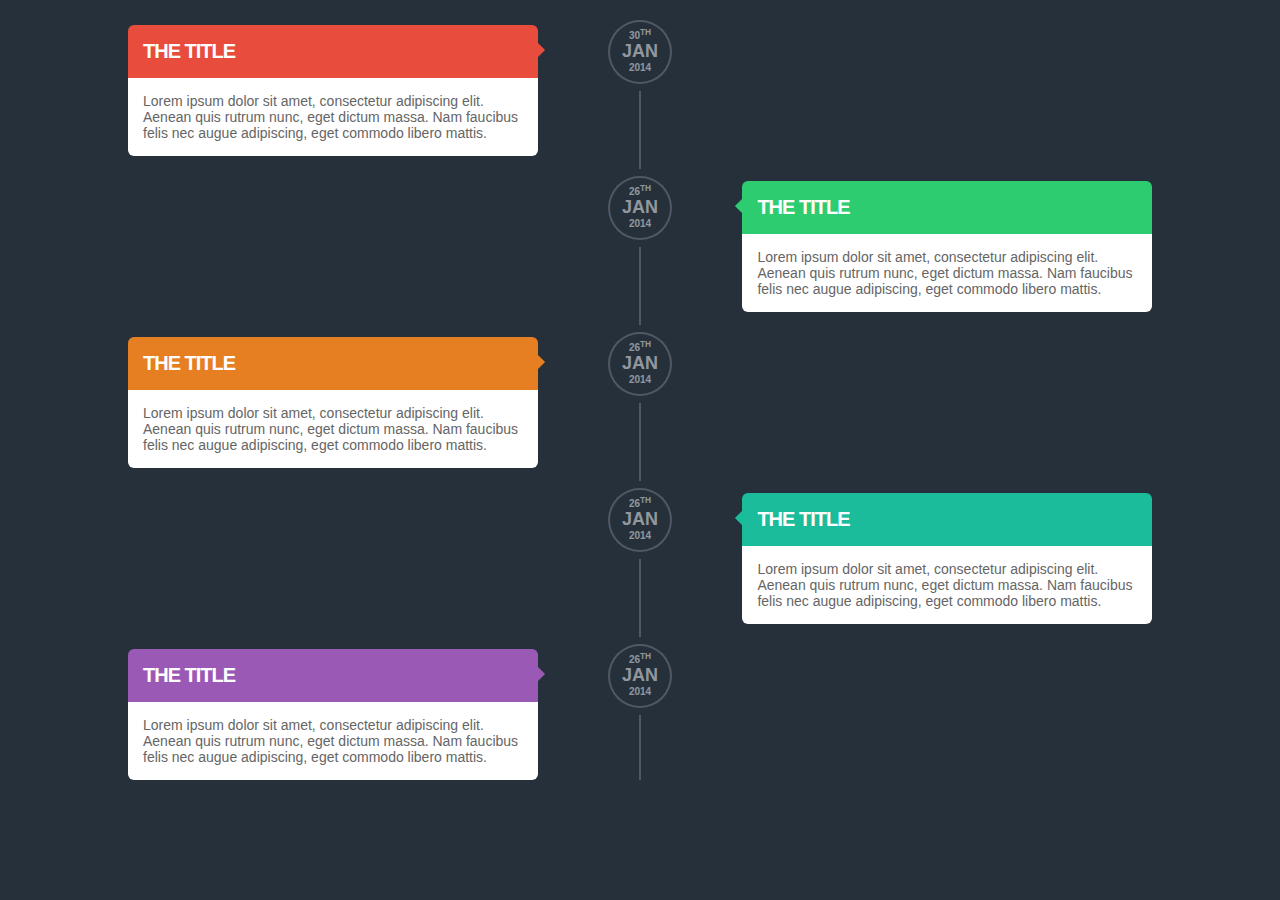
<file: test_tl.html>
﻿<!DOCTYPE html>
<html lang="fr">
	<head>
		<meta charset="utf-8">
		<meta http-equiv="X-UA-Compatible" content="IE=edge">
		<meta name="viewport" content="width=device-width, initial-scale=1">
		<!-- The above 3 meta tags *must* come first in the head; any other head content must come *after* these tags -->
		<title>BAHHHHH</title>

		
		<link href="style_tl.css" rel="stylesheet"> <!-- CSS Perso -->
		
	</head>
<body>
	<section id="timeline">
  <article>
    <div class="inner">
      <span class="date">
        <span class="day">30<sup>th</sup></span>
        <span class="month">Jan</span>
        <span class="year">2014</span>
      </span>
      <h2>The Title</h2>
      <p>Lorem ipsum dolor sit amet, consectetur adipiscing elit. Aenean quis rutrum nunc, eget dictum massa. Nam faucibus felis nec augue adipiscing, eget commodo libero mattis.</p>
    </div>
  </article>
  <article>
    <div class="inner">
      <span class="date">
        <span class="day">26<sup>th</sup></span>
        <span class="month">Jan</span>
        <span class="year">2014</span>
      </span>
      <h2>The Title</h2>
      <p>Lorem ipsum dolor sit amet, consectetur adipiscing elit. Aenean quis rutrum nunc, eget dictum massa. Nam faucibus felis nec augue adipiscing, eget commodo libero mattis.</p>
    </div>
  </article>
  <article>
    <div class="inner">
      <span class="date">
        <span class="day">26<sup>th</sup></span>
        <span class="month">Jan</span>
        <span class="year">2014</span>
      </span>
      <h2>The Title</h2>
      <p>Lorem ipsum dolor sit amet, consectetur adipiscing elit. Aenean quis rutrum nunc, eget dictum massa. Nam faucibus felis nec augue adipiscing, eget commodo libero mattis.</p>
    </div>
  </article>
  <article>
    <div class="inner">
      <span class="date">
        <span class="day">26<sup>th</sup></span>
        <span class="month">Jan</span>
        <span class="year">2014</span>
      </span>
      <h2>The Title</h2>
      <p>Lorem ipsum dolor sit amet, consectetur adipiscing elit. Aenean quis rutrum nunc, eget dictum massa. Nam faucibus felis nec augue adipiscing, eget commodo libero mattis.</p>
    </div>
  </article>
  <article>
    <div class="inner">
      <span class="date">
        <span class="day">26<sup>th</sup></span>
        <span class="month">Jan</span>
        <span class="year">2014</span>
      </span>
      <h2>The Title</h2>
      <p>Lorem ipsum dolor sit amet, consectetur adipiscing elit. Aenean quis rutrum nunc, eget dictum massa. Nam faucibus felis nec augue adipiscing, eget commodo libero mattis.</p>
    </div>
  </article>
</section>

</body>
</html>
</file>
<file: style_tl.css>
html, body {
  margin: 0;
  padding: 0;
  font-family: Helvetica, sans-serif;
}
body {
  background: #25303B;
}
section#timeline {
  width: 80%;
  margin: 20px auto;
  position: relative;
}
section#timeline:before {
  content: '';
  display: block;
  position: absolute;
  left: 50%;
  top: 0;
  margin: 0 0 0 -1px;
  width: 2px;
  height: 100%;
  background: rgba(255,255,255,0.2);
}
section#timeline article {
  width: 100%;
  margin: 0 0 20px 0;
  position: relative;
}
section#timeline article:after {
  content: '';
  display: block;
  clear: both;
}
section#timeline article div.inner {
  width: 40%;
  float: left;
  margin: 5px 0 0 0;
  border-radius: 6px;
}
section#timeline article div.inner span.date {
  display: block;
  width: 60px;
  height: 50px;
  padding: 5px 0;
  position: absolute;
  top: 0;
  left: 50%;
  margin: 0 0 0 -32px;
  border-radius: 100%;
  font-size: 12px;
  font-weight: 900;
  text-transform: uppercase;
  background: #25303B;
  color: rgba(255,255,255,0.5);
  border: 2px solid rgba(255,255,255,0.2);
  box-shadow: 0 0 0 7px #25303B;
}
section#timeline article div.inner span.date span {
  display: block;
  text-align: center;
}
section#timeline article div.inner span.date span.day {
  font-size: 10px;
}
section#timeline article div.inner span.date span.month {
  font-size: 18px;
}
section#timeline article div.inner span.date span.year {
  font-size: 10px;
}
section#timeline article div.inner h2 {
  padding: 15px;
  margin: 0;
  color: #fff;
  font-size: 20px;
  text-transform: uppercase;
  letter-spacing: -1px;
  border-radius: 6px 6px 0 0;
  position: relative;
}
section#timeline article div.inner h2:after {
  content: '';
  position: absolute;
  top: 20px;
  right: -5px;
    width: 10px; 
    height: 10px;
  -webkit-transform: rotate(-45deg);
  transform: rotate(-45deg);
  -o-transform:rotate(-45deg); 
}
section#timeline article div.inner p {
  padding: 15px;
  margin: 0;
  font-size: 14px;
  background: #fff;
  color: #656565;
  border-radius: 0 0 6px 6px;
}
section#timeline article:nth-child(2n+2) div.inner {
  float: right;
}
section#timeline article:nth-child(2n+2) div.inner h2:after {
  left: -5px;
}
section#timeline article:nth-child(1) div.inner h2 {
  background: #e74c3c;
}
section#timeline article:nth-child(1) div.inner h2:after {
  background: #e74c3c;
}
section#timeline article:nth-child(2) div.inner h2 {
  background: #2ecc71;
}
section#timeline article:nth-child(2) div.inner h2:after {
  background: #2ecc71;
}
section#timeline article:nth-child(3) div.inner h2 {
  background: #e67e22;
}
section#timeline article:nth-child(3) div.inner h2:after {
  background: #e67e22;
}
section#timeline article:nth-child(4) div.inner h2 {
  background: #1abc9c;
}
section#timeline article:nth-child(4) div.inner h2:after {
  background: #1abc9c;
}
section#timeline article:nth-child(5) div.inner h2 {
  background: #9b59b6;
}
section#timeline article:nth-child(5) div.inner h2:after {
  background: #9b59b6;
}
</file>
